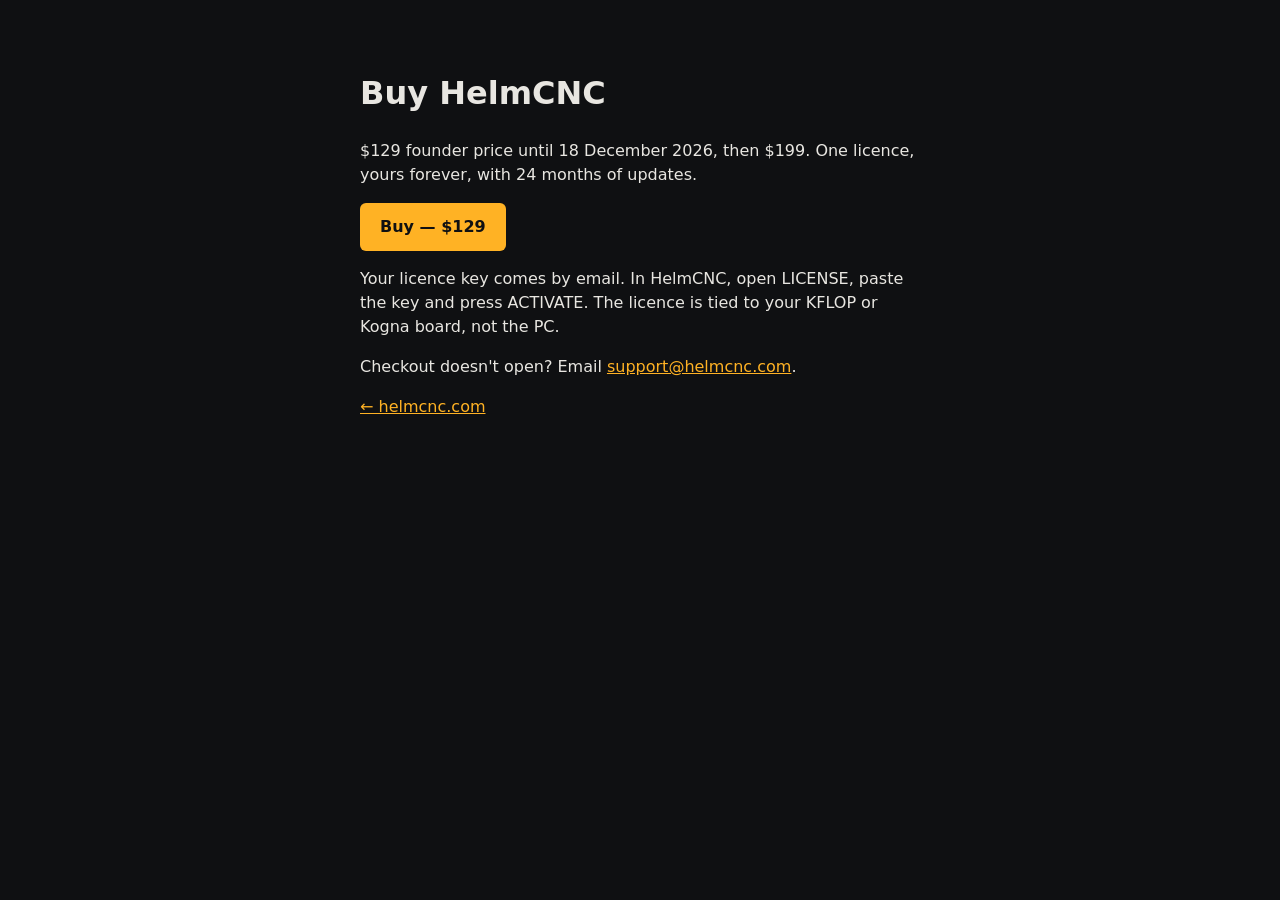
<file: buy/index.html>
<!DOCTYPE html>
<html lang="en">
<head>
<meta charset="utf-8">
<meta name="viewport" content="width=device-width, initial-scale=1">
<title>Buy HelmCNC</title>
<!-- The stable buy link (helmcnc.com/buy) that the app's BUY button opens.
     It opens the same Freemius checkout as the home page's Buy buttons, so a
     price or coupon change is made here and on index.html, never in the app.
     Founder coupon until 18 December 2026; after that remove `coupon`. -->
<link rel="canonical" href="https://helmcnc.com/buy/">
<style>
  body { margin: 0; background: #0f1012; color: #e8e6e1; font: 16px/1.5 system-ui, sans-serif; }
  main { max-width: 560px; margin: 0 auto; padding: 48px 16px; }
  a { color: #ffb224; }
  button { font: inherit; font-weight: 600; background: #ffb224; color: #0f1012; border: 0; border-radius: 6px; padding: 12px 20px; cursor: pointer; }
</style>
</head>
<body>
<main>
  <h1>Buy HelmCNC</h1>
  <p>$129 founder price until 18 December 2026, then $199. One licence, yours forever, with 24 months of updates.</p>
  <p><button type="button" data-checkout="perpetual">Buy — $129</button></p>
  <p>Your licence key comes by email. In HelmCNC, open LICENSE, paste the key and press ACTIVATE. The licence is tied to your KFLOP or Kogna board, not the PC.</p>
  <p>Checkout doesn't open? Email <a href="mailto:support@helmcnc.com">support@helmcnc.com</a>.</p>
  <p><a href="/">← helmcnc.com</a></p>
</main>
<!-- jQuery must load before checkout.min.js (see index.html). -->
<script src="https://code.jquery.com/jquery-3.7.1.min.js"
        integrity="sha256-/JqT3SQfawRcv/BIHPThkBvs0OEvtFFmqPF/lYI/Cxo="
        crossorigin="anonymous"></script>
<script src="https://checkout.freemius.com/checkout.min.js"></script>
<script>
(function () {
  if (typeof FS === 'undefined' || !FS.Checkout) return;
  var handler = FS.Checkout.configure({
    plugin_id:  '34883',
    plan_id:    '58313',
    public_key: 'pk_54f7cb6676ee9c5146d59deb86b03'
  });
  function open() { handler.open({ name: 'HelmCNC', licenses: 1, coupon: 'FOUNDER' }); }
  document.querySelector('[data-checkout]').addEventListener('click', function (e) { e.preventDefault(); open(); });
  open();   // arriving from the app's BUY button: open the checkout at once
})();
</script>
</body>
</html>
</file>
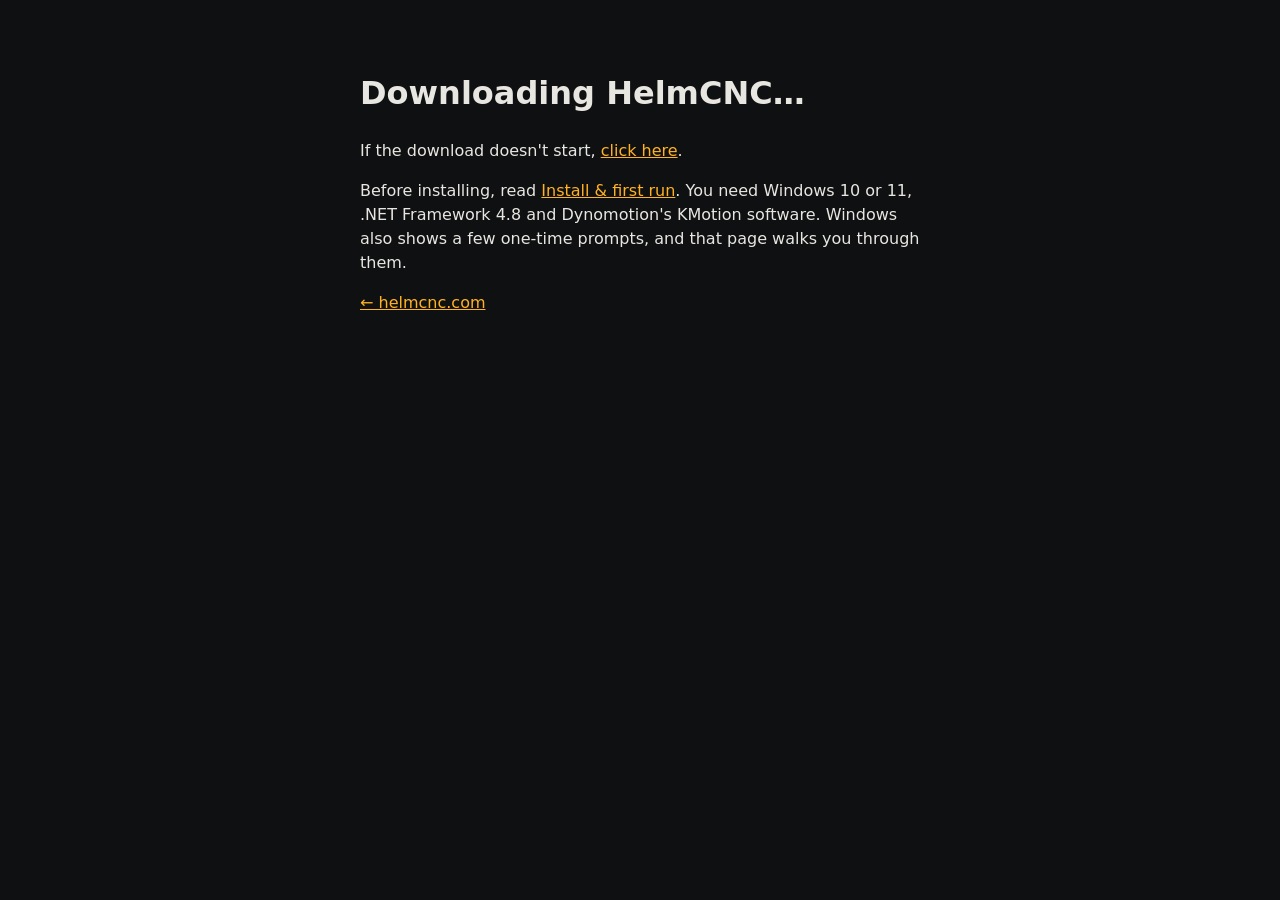
<file: download/index.html>
<!DOCTYPE html>
<html lang="en">
<head>
<meta charset="utf-8">
<meta name="viewport" content="width=device-width, initial-scale=1">
<title>Download HelmCNC</title>
<!-- The stable, version-less download link (helmcnc.com/download) for forum
     posts and emails. It points at downloads/HelmCNC-Setup.exe, which
     installer\promote.ps1 replaces with every stable release, so this page
     never needs editing. -->
<meta http-equiv="refresh" content="0; url=/downloads/HelmCNC-Setup.exe">
<link rel="canonical" href="https://helmcnc.com/download/">
<style>
  body { margin: 0; background: #0f1012; color: #e8e6e1; font: 16px/1.5 system-ui, sans-serif; }
  main { max-width: 560px; margin: 0 auto; padding: 48px 16px; }
  a { color: #ffb224; }
</style>
</head>
<body>
<main>
  <h1>Downloading HelmCNC…</h1>
  <p>If the download doesn't start, <a href="/downloads/HelmCNC-Setup.exe">click here</a>.</p>
  <p>Before installing, read <a href="/install.html">Install &amp; first run</a>. You need Windows 10 or 11, .NET Framework 4.8 and Dynomotion's KMotion software. Windows also shows a few one-time prompts, and that page walks you through them.</p>
  <p><a href="/">← helmcnc.com</a></p>
</main>
</body>
</html>
</file>
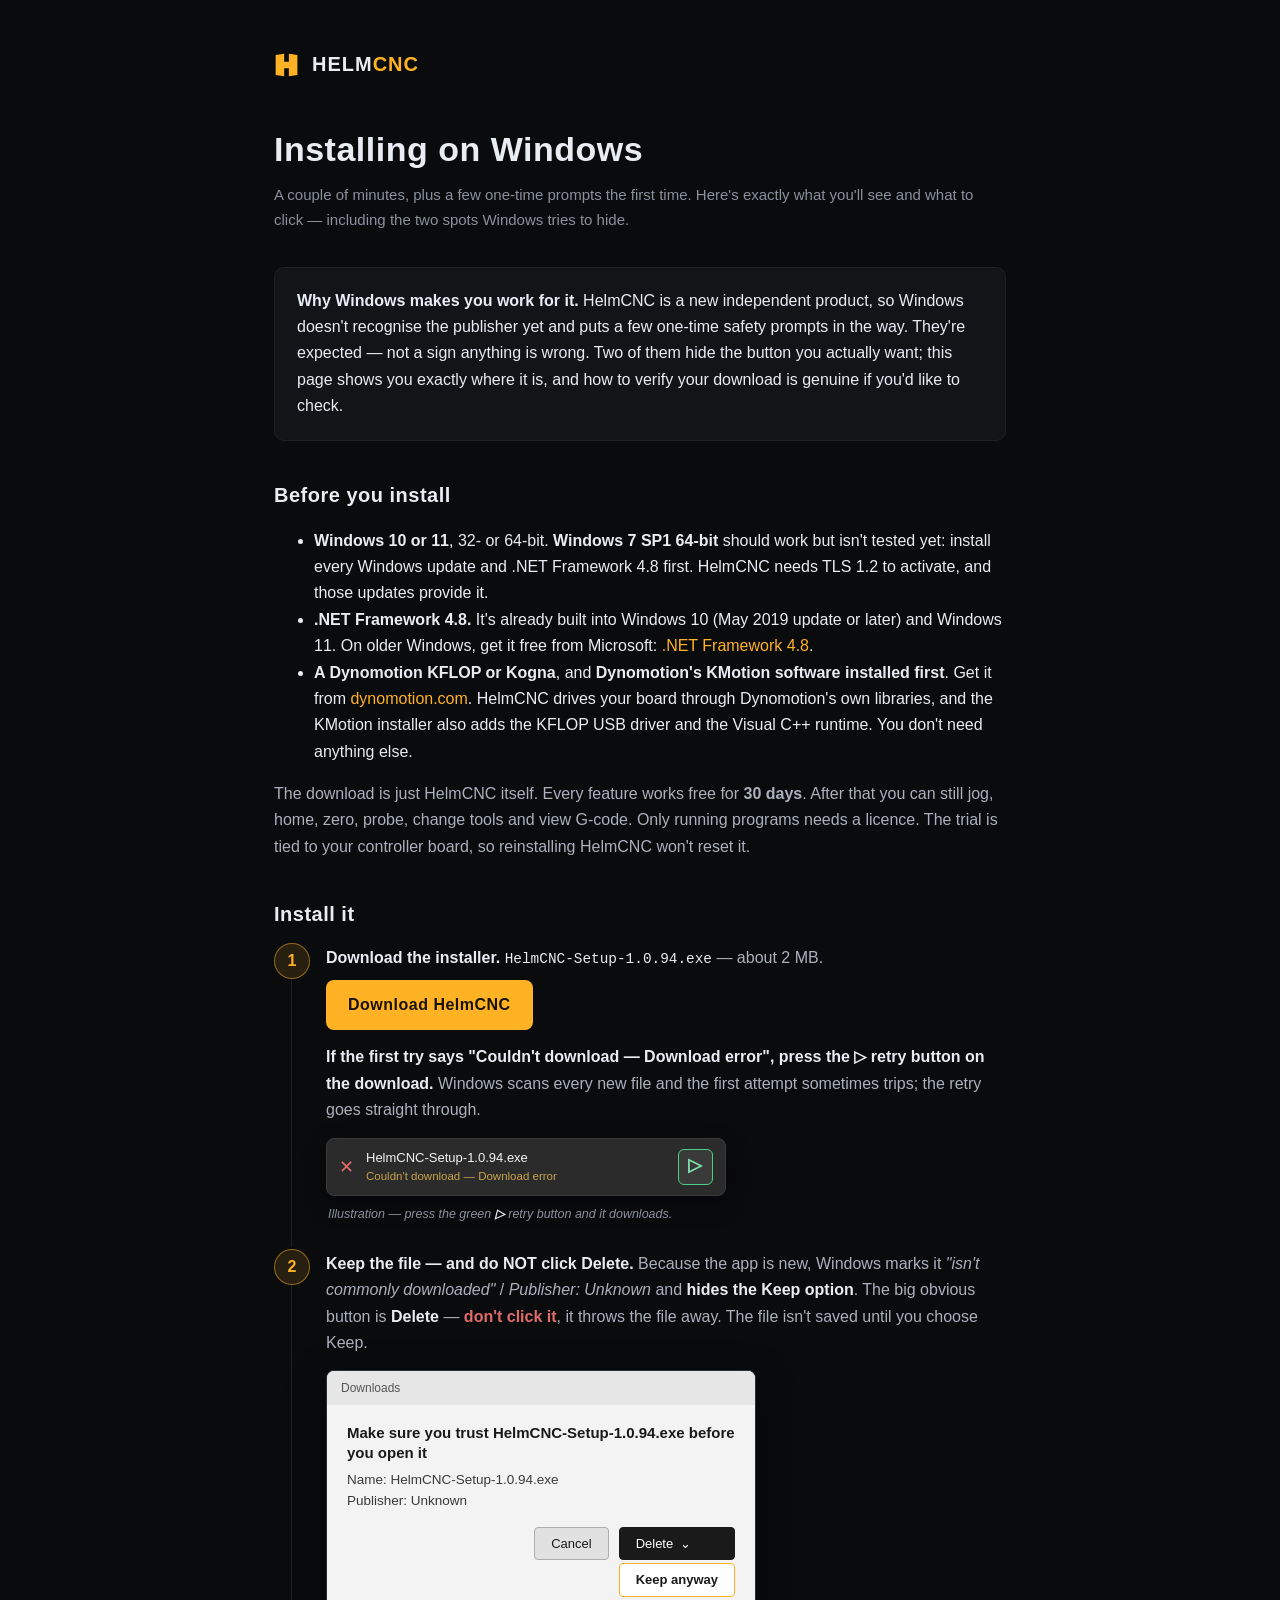
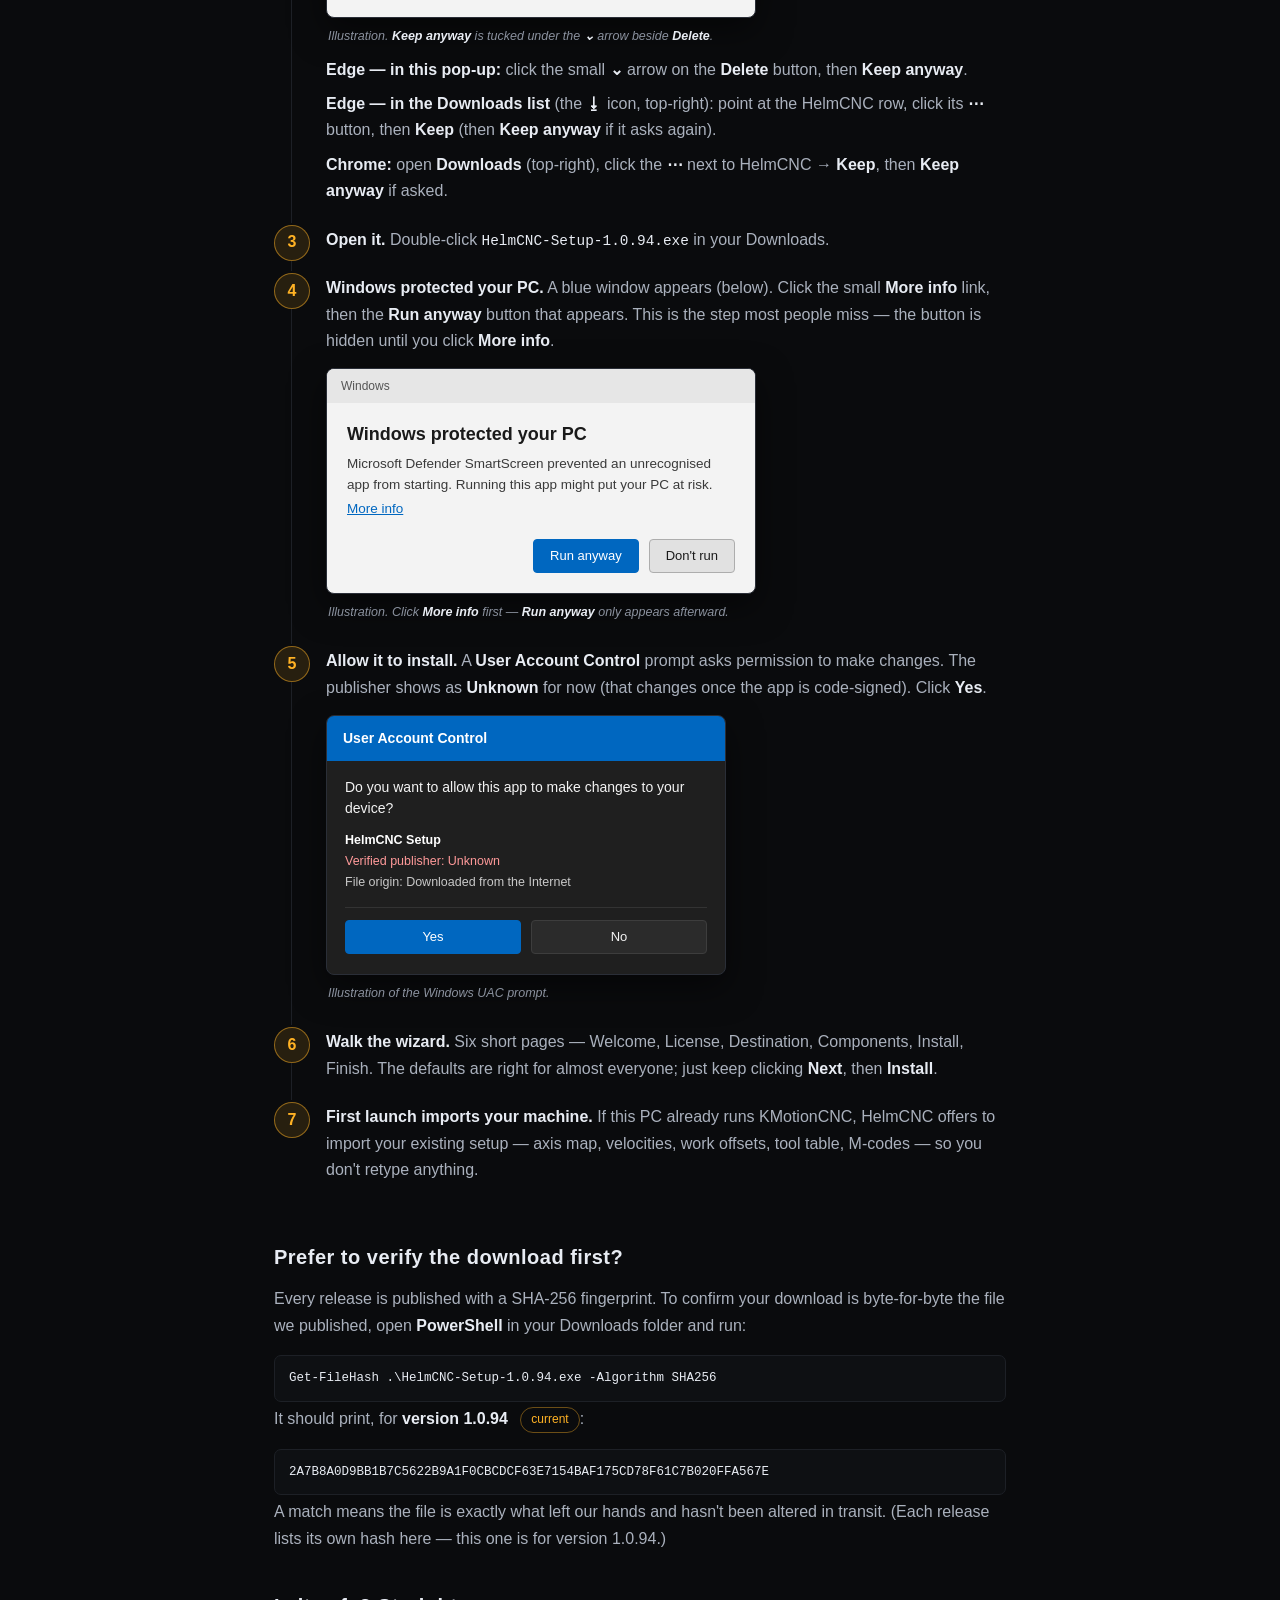
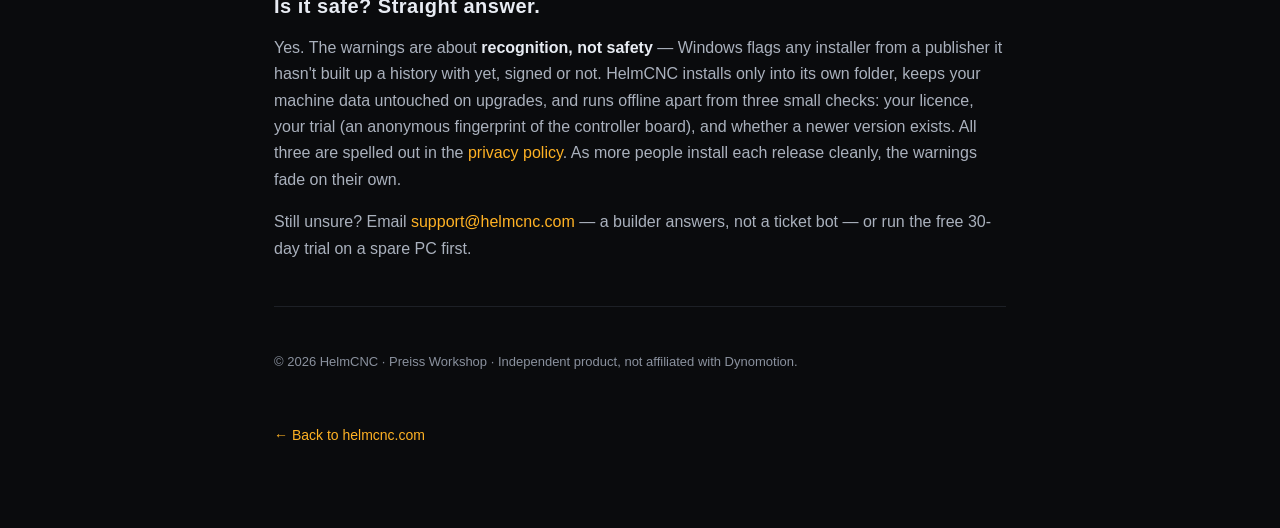
<file: install.html>
<!DOCTYPE html>
<html lang="en">
<head>
<meta charset="utf-8">
<meta name="viewport" content="width=device-width, initial-scale=1">
<title>Installing HelmCNC on Windows — first run</title>
<meta name="description" content="How to install HelmCNC on Windows, including the one-time Windows SmartScreen and User Account Control prompts you'll see, and how to verify your download.">
<meta name="robots" content="index,follow">
<style>
  :root{
    --bg:#0a0b0d; --panel:#121418; --seam:#1d2026;
    --amber:#ffb224; --text:#e8ecf3; --muted:#aab1bd; --dim:#8a919e;
    --ok:#4bd08b;
  }
  *{box-sizing:border-box}
  html,body{margin:0}
  body{
    background:var(--bg); color:var(--text);
    font-family:"Barlow",-apple-system,BlinkMacSystemFont,"Segoe UI",Roboto,Helvetica,Arial,sans-serif;
    line-height:1.65; font-size:16px;
    -webkit-font-smoothing:antialiased;
  }
  .wrap{max-width:780px; margin:0 auto; padding:48px 24px 80px}
  a{color:var(--amber); text-decoration:none}
  a:hover{text-decoration:underline}
  .brand{display:flex; align-items:center; gap:12px; margin-bottom:40px}
  .brand__name{font-family:"Oswald",-apple-system,"Segoe UI",sans-serif; font-weight:700; letter-spacing:1px; font-size:20px}
  .brand__name .cnc{color:var(--amber)}
  h1{font-family:"Oswald",-apple-system,"Segoe UI",sans-serif; font-weight:700; font-size:34px; letter-spacing:.5px; margin:0 0 6px}
  .sub{color:var(--dim); font-size:15px; margin:0 0 34px}
  h2{font-family:"Oswald",-apple-system,"Segoe UI",sans-serif; font-weight:600; font-size:20px; letter-spacing:.5px; margin:38px 0 12px; color:var(--text)}
  p{margin:0 0 16px; color:var(--muted)}
  strong{color:var(--text); font-weight:600}
  .card{background:var(--panel); border:1px solid var(--seam); border-radius:10px; padding:20px 22px; margin:22px 0}
  .lead{color:var(--text)}
  kbd{
    font-family:"JetBrains Mono",ui-monospace,SFMono-Regular,Menlo,Consolas,monospace;
    background:#1b1e24; border:1px solid #2a2e37; border-bottom-width:2px; border-radius:5px;
    padding:1px 7px; font-size:.86em; color:var(--text); white-space:nowrap;
  }
  code{font-family:"JetBrains Mono",ui-monospace,SFMono-Regular,Menlo,Consolas,monospace; font-size:.9em; color:var(--text)}

  /* numbered steps */
  ol.steps{list-style:none; counter-reset:s; margin:0; padding:0}
  ol.steps>li{
    counter-increment:s; position:relative; padding:2px 0 20px 52px; margin:0;
    color:var(--muted);
  }
  ol.steps>li::before{
    content:counter(s); position:absolute; left:0; top:0;
    width:34px; height:34px; border-radius:50%;
    background:rgba(255,178,36,.12); border:1px solid rgba(255,178,36,.5);
    color:var(--amber); font-family:"Oswald",sans-serif; font-weight:600; font-size:16px;
    display:flex; align-items:center; justify-content:center;
  }
  ol.steps>li:not(:last-child)::after{
    content:""; position:absolute; left:17px; top:36px; bottom:2px; width:1px; background:var(--seam);
  }
  ol.steps b{color:var(--text)}

  /* dialog illustrations (drawn, not screenshots — see caption) */
  .shot{margin:14px 0 4px}
  .shot__cap{font-size:12.5px; color:var(--dim); margin:8px 2px 0; font-style:italic}
  .dlg{
    max-width:430px; border-radius:8px; overflow:hidden;
    box-shadow:0 12px 34px rgba(0,0,0,.5); border:1px solid #2a2e37;
    font-family:"Segoe UI",-apple-system,sans-serif; line-height:1.5;
  }
  .dlg--smartscreen{background:#f3f3f3; color:#1a1a1a}
  .dlg--smartscreen .dlg__bar{background:#e6e6e6; padding:8px 14px; font-size:12px; color:#555}
  .dlg--smartscreen .dlg__body{padding:18px 20px 20px}
  .dlg--smartscreen h3{margin:0 0 6px; font-size:18px; font-weight:600; color:#1a1a1a; font-family:"Segoe UI",sans-serif}
  .dlg--smartscreen p{color:#3a3a3a; margin:0 0 4px; font-size:13.5px}
  .dlg--smartscreen .link{color:#0067c0; font-size:13.5px}
  .dlg--smartscreen .row{display:flex; gap:10px; justify-content:flex-end; margin-top:20px}
  .btn{
    font-family:"Segoe UI",sans-serif; font-size:13px; padding:6px 16px; border-radius:4px;
    border:1px solid #adadad; background:#e1e1e1; color:#1a1a1a; cursor:default;
  }
  .btn--run{background:#0067c0; border-color:#0067c0; color:#fff}
  .dlg--uac{background:#1f1f1f; color:#f3f3f3; max-width:400px}
  .dlg--uac .uac__head{background:#0067c0; color:#fff; padding:12px 16px; font-size:14px; font-weight:600}
  .dlg--uac .uac__body{padding:16px 18px 4px}
  .dlg--uac .uac__q{font-size:14px; color:#f3f3f3; margin:0 0 12px}
  .dlg--uac .uac__meta{font-size:12.5px; color:#c9c9c9; margin:2px 0}
  .dlg--uac .uac__meta b{color:#fff}
  .dlg--uac .uac__pub-bad{color:#ff9a9a}
  .dlg--uac .row{display:flex; gap:10px; margin:16px 0 16px; padding-top:12px; border-top:1px solid #333}
  .dlg--uac .btn{background:#2b2b2b; border-color:#3d3d3d; color:#f3f3f3; flex:1; text-align:center}
  .dlg--uac .btn--yes{background:#0067c0; border-color:#0067c0; color:#fff}

  /* browser download-row illustration */
  .dlrow{
    display:flex; align-items:center; gap:12px; max-width:400px;
    background:#2b2b2b; border:1px solid #3a3a3a; border-radius:8px; padding:10px 12px;
    font-family:"Segoe UI",-apple-system,sans-serif; box-shadow:0 8px 22px rgba(0,0,0,.45);
  }
  .dlrow__ico{color:#ffcf4d; font-size:18px; line-height:1}
  .dlrow__name{flex:1; color:#f3f3f3; font-size:13px; line-height:1.35}
  .dlrow__warn{color:#c9a24b; font-size:11.5px}
  .dlrow__menu{
    color:#fff; font-size:18px; font-weight:700; letter-spacing:1px;
    background:#3a3a3a; border:1px solid #ffb224; border-radius:6px; padding:1px 9px 4px;
  }

  .hash{
    font-family:"JetBrains Mono",ui-monospace,monospace; font-size:12.5px; color:var(--text);
    word-break:break-all; background:#0e1013; border:1px solid var(--seam); border-radius:7px;
    padding:12px 14px; margin:8px 0 4px;
  }
  .pill{display:inline-block; font-size:12px; color:var(--amber); border:1px solid rgba(255,178,36,.4);
    border-radius:999px; padding:2px 10px; margin-left:8px; vertical-align:middle}
  hr{border:none; border-top:1px solid var(--seam); margin:44px 0}
  .foot{color:var(--dim); font-size:13px}
  .back{display:inline-block; margin-top:36px; font-size:14px}
  .dl{
    display:inline-block; margin:8px 0 2px; background:var(--amber); color:#1a1200;
    font-weight:700; font-family:"Oswald",sans-serif; letter-spacing:.5px;
    padding:12px 22px; border-radius:8px;
  }
  .dl:hover{text-decoration:none; filter:brightness(1.05)}
</style>
</head>
<body>
  <div class="wrap">
    <div class="brand">
      <svg width="26" height="24" viewBox="0 0 110 100" aria-hidden="true"><path d="M 7 8 L 43 2 V 36 H 63 V 2 L 99 8 V 92 L 63 98 V 64 H 43 V 98 L 7 92 Z" fill="#ffb224"/></svg>
      <span class="brand__name">HELM<span class="cnc">CNC</span></span>
    </div>

    <h1>Installing on Windows</h1>
    <p class="sub">A couple of minutes, plus a few one-time prompts the first time. Here's exactly what you'll see and what to click — including the two spots Windows tries to hide.</p>

    <div class="card">
      <p class="lead" style="margin:0"><strong>Why Windows makes you work for it.</strong> HelmCNC is a new independent product, so Windows doesn't recognise the publisher yet and puts a few one-time safety prompts in the way. They're expected — not a sign anything is wrong. Two of them hide the button you actually want; this page shows you exactly where it is, and how to verify your download is genuine if you'd like to check.</p>
    </div>

    <h2 id="requirements">Before you install</h2>
    <ul>
      <li><b>Windows 10 or 11</b>, 32- or 64-bit. <b>Windows 7 SP1 64-bit</b> should work but isn't tested yet: install every Windows update and .NET Framework 4.8 first. HelmCNC needs TLS 1.2 to activate, and those updates provide it.</li>
      <li><b>.NET Framework 4.8.</b> It's already built into Windows 10 (May 2019 update or later) and Windows 11. On older Windows, get it free from Microsoft: <a href="https://dotnet.microsoft.com/download/dotnet-framework/net48">.NET Framework 4.8</a>.</li>
      <li><b>A Dynomotion KFLOP or Kogna</b>, and <b>Dynomotion's KMotion software installed first</b>. Get it from <a href="https://www.dynomotion.com/">dynomotion.com</a>. HelmCNC drives your board through Dynomotion's own libraries, and the KMotion installer also adds the KFLOP USB driver and the Visual C++ runtime. You don't need anything else.</li>
    </ul>
    <p>The download is just HelmCNC itself. Every feature works free for <b>30 days</b>. After that you can still jog, home, zero, probe, change tools and view G-code. Only running programs needs a licence. The trial is tied to your controller board, so reinstalling HelmCNC won't reset it.</p>

    <h2>Install it</h2>
    <ol class="steps">
      <li><b>Download the installer.</b> <code>HelmCNC-Setup-1.0.94.exe</code> — about 2&nbsp;MB.
        <div><a class="dl" href="/downloads/HelmCNC-Setup-1.0.94.exe">Download HelmCNC</a></div>
        <p style="margin:12px 0 0"><b>If the first try says "Couldn't download — Download error", press the ▷ retry button on the download.</b> Windows scans every new file and the first attempt sometimes trips; the retry goes straight through.</p>
        <div class="shot">
          <div class="dlrow">
            <span class="dlrow__ico" style="color:#e06b6b">✕</span>
            <span class="dlrow__name">HelmCNC-Setup-1.0.94.exe<br><span class="dlrow__warn">Couldn't download — Download error</span></span>
            <span class="dlrow__menu" title="press to retry" style="border-color:#4bd08b;color:#7ee0a6">▷</span>
          </div>
          <p class="shot__cap">Illustration — press the green <b>▷</b> retry button and it downloads.</p>
        </div>
      </li>
      <li><b>Keep the file — and do NOT click Delete.</b> Because the app is new, Windows marks it <i>"isn't commonly downloaded"</i> / <i>Publisher: Unknown</i> and <b>hides the Keep option</b>. The big obvious button is <b>Delete</b> — <b style="color:#e06b6b">don't click it</b>, it throws the file away. The file isn't saved until you choose Keep.
        <div class="shot">
          <div class="dlg dlg--smartscreen">
            <div class="dlg__bar">Downloads</div>
            <div class="dlg__body">
              <h3 style="font-size:15px;line-height:1.3">Make sure you trust HelmCNC-Setup-1.0.94.exe before you open it</h3>
              <p style="margin-top:8px">Name: HelmCNC-Setup-1.0.94.exe<br>Publisher: Unknown</p>
              <div class="row" style="align-items:flex-start;margin-top:16px">
                <span class="btn">Cancel</span>
                <span style="display:inline-flex;flex-direction:column;align-items:stretch;gap:3px">
                  <span class="btn" style="background:#1a1a1a;border-color:#1a1a1a;color:#fff">Delete&nbsp;&nbsp;⌄</span>
                  <span class="btn" style="background:#fff;border-color:#ffb224;color:#1a1a1a;font-weight:600">Keep anyway</span>
                </span>
              </div>
            </div>
          </div>
          <p class="shot__cap">Illustration. <b>Keep anyway</b> is tucked under the <b>⌄</b> arrow beside <b>Delete</b>.</p>
        </div>
        <p style="margin:10px 0 0"><b>Edge — in this pop-up:</b> click the small <b>⌄</b> arrow on the <b>Delete</b> button, then <b>Keep anyway</b>.</p>
        <p style="margin:8px 0 0"><b>Edge — in the Downloads list</b> (the <b>⭳</b> icon, top-right): point at the HelmCNC row, click its <b>⋯</b> button, then <b>Keep</b> (then <b>Keep anyway</b> if it asks again).</p>
        <p style="margin:8px 0 0"><b>Chrome:</b> open <b>Downloads</b> (top-right), click the <b>⋯</b> next to HelmCNC → <b>Keep</b>, then <b>Keep anyway</b> if asked.</p>
      </li>
      <li><b>Open it.</b> Double-click <code>HelmCNC-Setup-1.0.94.exe</code> in your Downloads.</li>
      <li><b>Windows protected your PC.</b> A blue window appears (below). Click the small <b>More info</b> link, then the <b>Run anyway</b> button that appears. This is the step most people miss — the button is hidden until you click <b>More info</b>.
        <div class="shot">
          <div class="dlg dlg--smartscreen">
            <div class="dlg__bar">Windows</div>
            <div class="dlg__body">
              <h3>Windows protected your PC</h3>
              <p>Microsoft Defender SmartScreen prevented an unrecognised app from starting. Running this app might put your PC at risk.</p>
              <p class="link"><u>More info</u></p>
              <div class="row"><span class="btn btn--run">Run anyway</span><span class="btn">Don't run</span></div>
            </div>
          </div>
          <p class="shot__cap">Illustration. Click <b>More info</b> first — <b>Run anyway</b> only appears afterward.</p>
        </div>
      </li>
      <li><b>Allow it to install.</b> A <b>User Account Control</b> prompt asks permission to make changes. The publisher shows as <b>Unknown</b> for now (that changes once the app is code-signed). Click <b>Yes</b>.
        <div class="shot">
          <div class="dlg dlg--uac">
            <div class="uac__head">User Account Control</div>
            <div class="uac__body">
              <p class="uac__q">Do you want to allow this app to make changes to your device?</p>
              <p class="uac__meta"><b>HelmCNC Setup</b></p>
              <p class="uac__meta uac__pub-bad">Verified publisher: Unknown</p>
              <p class="uac__meta">File origin: Downloaded from the Internet</p>
              <div class="row"><span class="btn btn--yes">Yes</span><span class="btn">No</span></div>
            </div>
          </div>
          <p class="shot__cap">Illustration of the Windows UAC prompt.</p>
        </div>
      </li>
      <li><b>Walk the wizard.</b> Six short pages — Welcome, License, Destination, Components, Install, Finish. The defaults are right for almost everyone; just keep clicking <b>Next</b>, then <b>Install</b>.</li>
      <li><b>First launch imports your machine.</b> If this PC already runs KMotionCNC, HelmCNC offers to import your existing setup — axis map, velocities, work offsets, tool table, M-codes — so you don't retype anything.</li>
    </ol>

    <h2>Prefer to verify the download first?</h2>
    <p>Every release is published with a SHA-256 fingerprint. To confirm your download is byte-for-byte the file we published, open <strong>PowerShell</strong> in your Downloads folder and run:</p>
    <div class="hash">Get-FileHash .\HelmCNC-Setup-1.0.94.exe -Algorithm SHA256</div>
    <p>It should print, for <strong>version 1.0.94</strong> <span class="pill">current</span>:</p>
    <div class="hash">2A7B8A0D9BB1B7C5622B9A1F0CBCDCF63E7154BAF175CD78F61C7B020FFA567E</div>
    <p>A match means the file is exactly what left our hands and hasn't been altered in transit. (Each release lists its own hash here — this one is for version 1.0.94.)</p>

    <h2>Is it safe? Straight answer.</h2>
    <p>Yes. The warnings are about <strong>recognition, not safety</strong> — Windows flags any installer from a publisher it hasn't built up a history with yet, signed or not. HelmCNC installs only into its own folder, keeps your machine data untouched on upgrades, and runs offline apart from three small checks: your licence, your trial (an anonymous fingerprint of the controller board), and whether a newer version exists. All three are spelled out in the <a href="privacy.html">privacy policy</a>. As more people install each release cleanly, the warnings fade on their own.</p>
    <p>Still unsure? Email <a href="mailto:support@helmcnc.com">support@helmcnc.com</a> — a builder answers, not a ticket bot — or run the free 30-day trial on a spare PC first.</p>

    <hr>
    <p class="foot">© 2026 HelmCNC · Preiss Workshop · Independent product, not affiliated with Dynomotion.</p>
    <a class="back" href="index.html">← Back to helmcnc.com</a>
  </div>
</body>
</html>
</file>
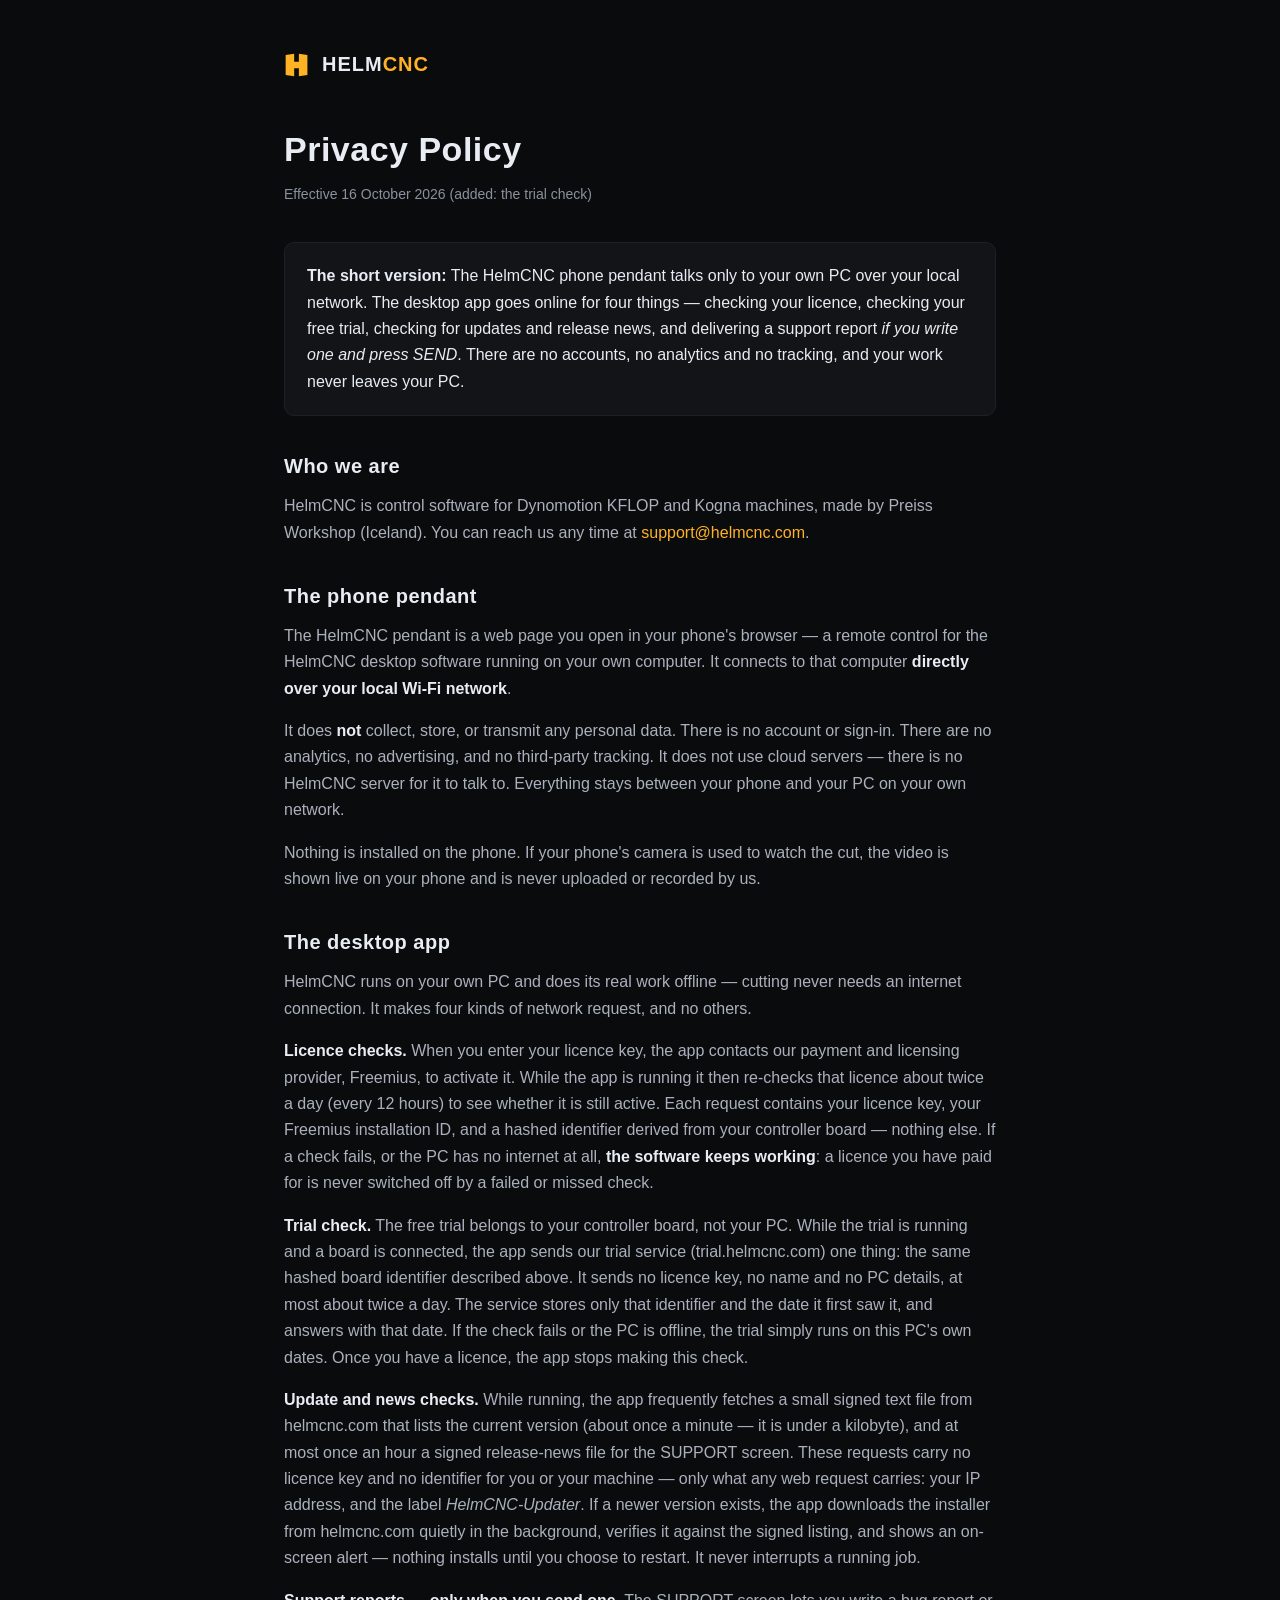
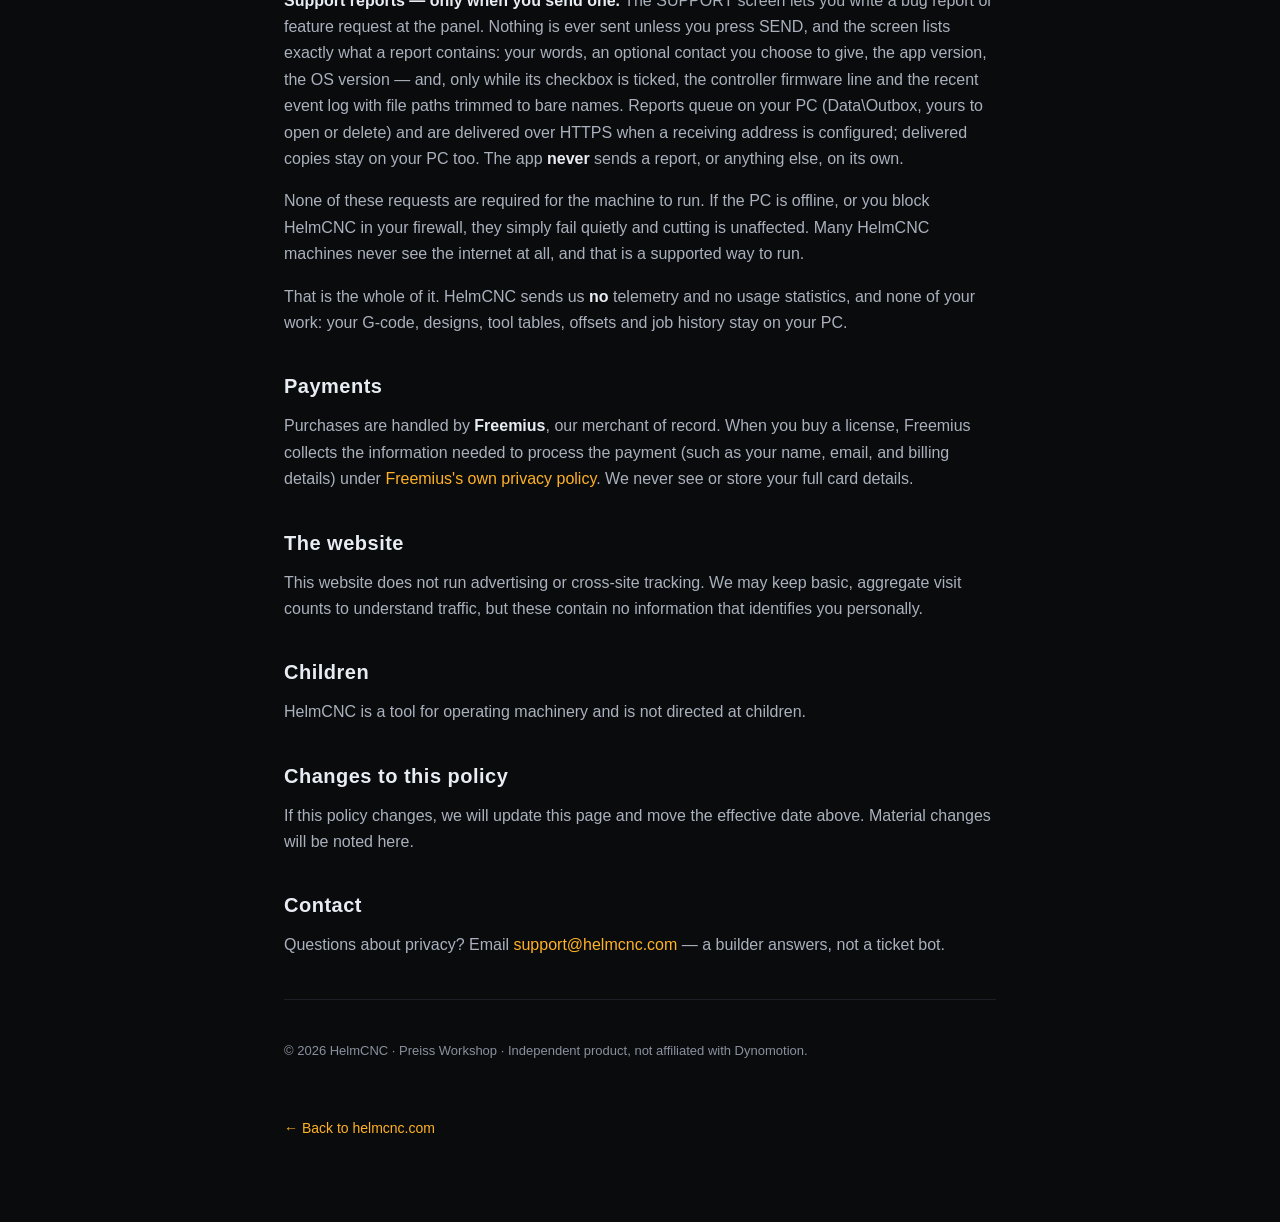
<file: privacy.html>
<!DOCTYPE html>
<html lang="en">
<head>
<meta charset="utf-8">
<meta name="viewport" content="width=device-width, initial-scale=1">
<title>Privacy Policy — HelmCNC</title>
<meta name="description" content="HelmCNC privacy policy. The phone pendant talks only to your own PC over your local network. The desktop app goes online only to check your licence and trial, fetch updates and release news, and deliver support reports you choose to send — no accounts, no analytics, no tracking.">
<meta name="robots" content="index,follow">
<style>
  :root{
    --bg:#0a0b0d; --panel:#121418; --seam:#1d2026;
    --amber:#ffb224; --text:#e8ecf3; --muted:#aab1bd; --dim:#8a919e;
  }
  *{box-sizing:border-box}
  html,body{margin:0}
  body{
    background:var(--bg); color:var(--text);
    font-family:"Barlow",-apple-system,BlinkMacSystemFont,"Segoe UI",Roboto,Helvetica,Arial,sans-serif;
    line-height:1.65; font-size:16px;
    -webkit-font-smoothing:antialiased;
  }
  .wrap{max-width:760px; margin:0 auto; padding:48px 24px 80px}
  a{color:var(--amber); text-decoration:none}
  a:hover{text-decoration:underline}
  .brand{display:flex; align-items:center; gap:12px; margin-bottom:40px}
  .brand__name{font-family:"Oswald",-apple-system,"Segoe UI",sans-serif; font-weight:700; letter-spacing:1px; font-size:20px}
  .brand__name .cnc{color:var(--amber)}
  h1{font-family:"Oswald",-apple-system,"Segoe UI",sans-serif; font-weight:700; font-size:34px; letter-spacing:.5px; margin:0 0 6px}
  .eff{color:var(--dim); font-size:14px; margin:0 0 36px}
  h2{font-family:"Oswald",-apple-system,"Segoe UI",sans-serif; font-weight:600; font-size:20px; letter-spacing:.5px; margin:34px 0 10px; color:var(--text)}
  p{margin:0 0 16px; color:var(--muted)}
  strong{color:var(--text); font-weight:600}
  .card{background:var(--panel); border:1px solid var(--seam); border-radius:10px; padding:20px 22px; margin:22px 0}
  .back{display:inline-block; margin-top:40px; font-size:14px}
  hr{border:none; border-top:1px solid var(--seam); margin:40px 0}
  .foot{color:var(--dim); font-size:13px}
</style>
</head>
<body>
  <div class="wrap">
    <div class="brand">
      <svg width="26" height="24" viewBox="0 0 110 100" aria-hidden="true"><path d="M 7 8 L 43 2 V 36 H 63 V 2 L 99 8 V 92 L 63 98 V 64 H 43 V 98 L 7 92 Z" fill="#ffb224"/></svg>
      <span class="brand__name">HELM<span class="cnc">CNC</span></span>
    </div>

    <h1>Privacy Policy</h1>
    <p class="eff">Effective 16 October 2026 (added: the trial check)</p>

    <div class="card">
      <p style="margin:0; color:var(--text)"><strong>The short version:</strong> The HelmCNC phone pendant talks only to your own PC over your local network. The desktop app goes online for four things — checking your licence, checking your free trial, checking for updates and release news, and delivering a support report <em>if you write one and press SEND</em>. There are no accounts, no analytics and no tracking, and your work never leaves your PC.</p>
    </div>

    <h2>Who we are</h2>
    <p>HelmCNC is control software for Dynomotion KFLOP and Kogna machines, made by Preiss Workshop (Iceland). You can reach us any time at <a href="mailto:support@helmcnc.com">support@helmcnc.com</a>.</p>

    <h2>The phone pendant</h2>
    <p>The HelmCNC pendant is a web page you open in your phone's browser — a remote control for the HelmCNC desktop software running on your own computer. It connects to that computer <strong>directly over your local Wi-Fi network</strong>.</p>
    <p>It does <strong>not</strong> collect, store, or transmit any personal data. There is no account or sign-in. There are no analytics, no advertising, and no third-party tracking. It does not use cloud servers — there is no HelmCNC server for it to talk to. Everything stays between your phone and your PC on your own network.</p>
    <p>Nothing is installed on the phone. If your phone's camera is used to watch the cut, the video is shown live on your phone and is never uploaded or recorded by us.</p>

    <h2>The desktop app</h2>
    <p>HelmCNC runs on your own PC and does its real work offline — cutting never needs an internet connection. It makes four kinds of network request, and no others.</p>
    <p><strong>Licence checks.</strong> When you enter your licence key, the app contacts our payment and licensing provider, Freemius, to activate it. While the app is running it then re-checks that licence about twice a day (every 12 hours) to see whether it is still active. Each request contains your licence key, your Freemius installation ID, and a hashed identifier derived from your controller board — nothing else. If a check fails, or the PC has no internet at all, <strong>the software keeps working</strong>: a licence you have paid for is never switched off by a failed or missed check.</p>
    <p><strong>Trial check.</strong> The free trial belongs to your controller board, not your PC. While the trial is running and a board is connected, the app sends our trial service (trial.helmcnc.com) one thing: the same hashed board identifier described above. It sends no licence key, no name and no PC details, at most about twice a day. The service stores only that identifier and the date it first saw it, and answers with that date. If the check fails or the PC is offline, the trial simply runs on this PC's own dates. Once you have a licence, the app stops making this check.</p>
    <p><strong>Update and news checks.</strong> While running, the app frequently fetches a small signed text file from helmcnc.com that lists the current version (about once a minute — it is under a kilobyte), and at most once an hour a signed release-news file for the SUPPORT screen. These requests carry no licence key and no identifier for you or your machine — only what any web request carries: your IP address, and the label <em>HelmCNC-Updater</em>. If a newer version exists, the app downloads the installer from helmcnc.com quietly in the background, verifies it against the signed listing, and shows an on-screen alert — nothing installs until you choose to restart. It never interrupts a running job.</p>
    <p><strong>Support reports — only when you send one.</strong> The SUPPORT screen lets you write a bug report or feature request at the panel. Nothing is ever sent unless you press SEND, and the screen lists exactly what a report contains: your words, an optional contact you choose to give, the app version, the OS version — and, only while its checkbox is ticked, the controller firmware line and the recent event log with file paths trimmed to bare names. Reports queue on your PC (Data\Outbox, yours to open or delete) and are delivered over HTTPS when a receiving address is configured; delivered copies stay on your PC too. The app <strong>never</strong> sends a report, or anything else, on its own.</p>
    <p>None of these requests are required for the machine to run. If the PC is offline, or you block HelmCNC in your firewall, they simply fail quietly and cutting is unaffected. Many HelmCNC machines never see the internet at all, and that is a supported way to run.</p>
    <p>That is the whole of it. HelmCNC sends us <strong>no</strong> telemetry and no usage statistics, and none of your work: your G-code, designs, tool tables, offsets and job history stay on your PC.</p>

    <h2>Payments</h2>
    <p>Purchases are handled by <strong>Freemius</strong>, our merchant of record. When you buy a license, Freemius collects the information needed to process the payment (such as your name, email, and billing details) under <a href="https://freemius.com/privacy/" target="_blank" rel="noopener">Freemius's own privacy policy</a>. We never see or store your full card details.</p>

    <h2>The website</h2>
    <p>This website does not run advertising or cross-site tracking. We may keep basic, aggregate visit counts to understand traffic, but these contain no information that identifies you personally.</p>

    <h2>Children</h2>
    <p>HelmCNC is a tool for operating machinery and is not directed at children.</p>

    <h2>Changes to this policy</h2>
    <p>If this policy changes, we will update this page and move the effective date above. Material changes will be noted here.</p>

    <h2>Contact</h2>
    <p>Questions about privacy? Email <a href="mailto:support@helmcnc.com">support@helmcnc.com</a> — a builder answers, not a ticket bot.</p>

    <hr>
    <p class="foot">© 2026 HelmCNC · Preiss Workshop · Independent product, not affiliated with Dynomotion.</p>
    <a class="back" href="index.html">← Back to helmcnc.com</a>
  </div>
</body>
</html>
</file>
